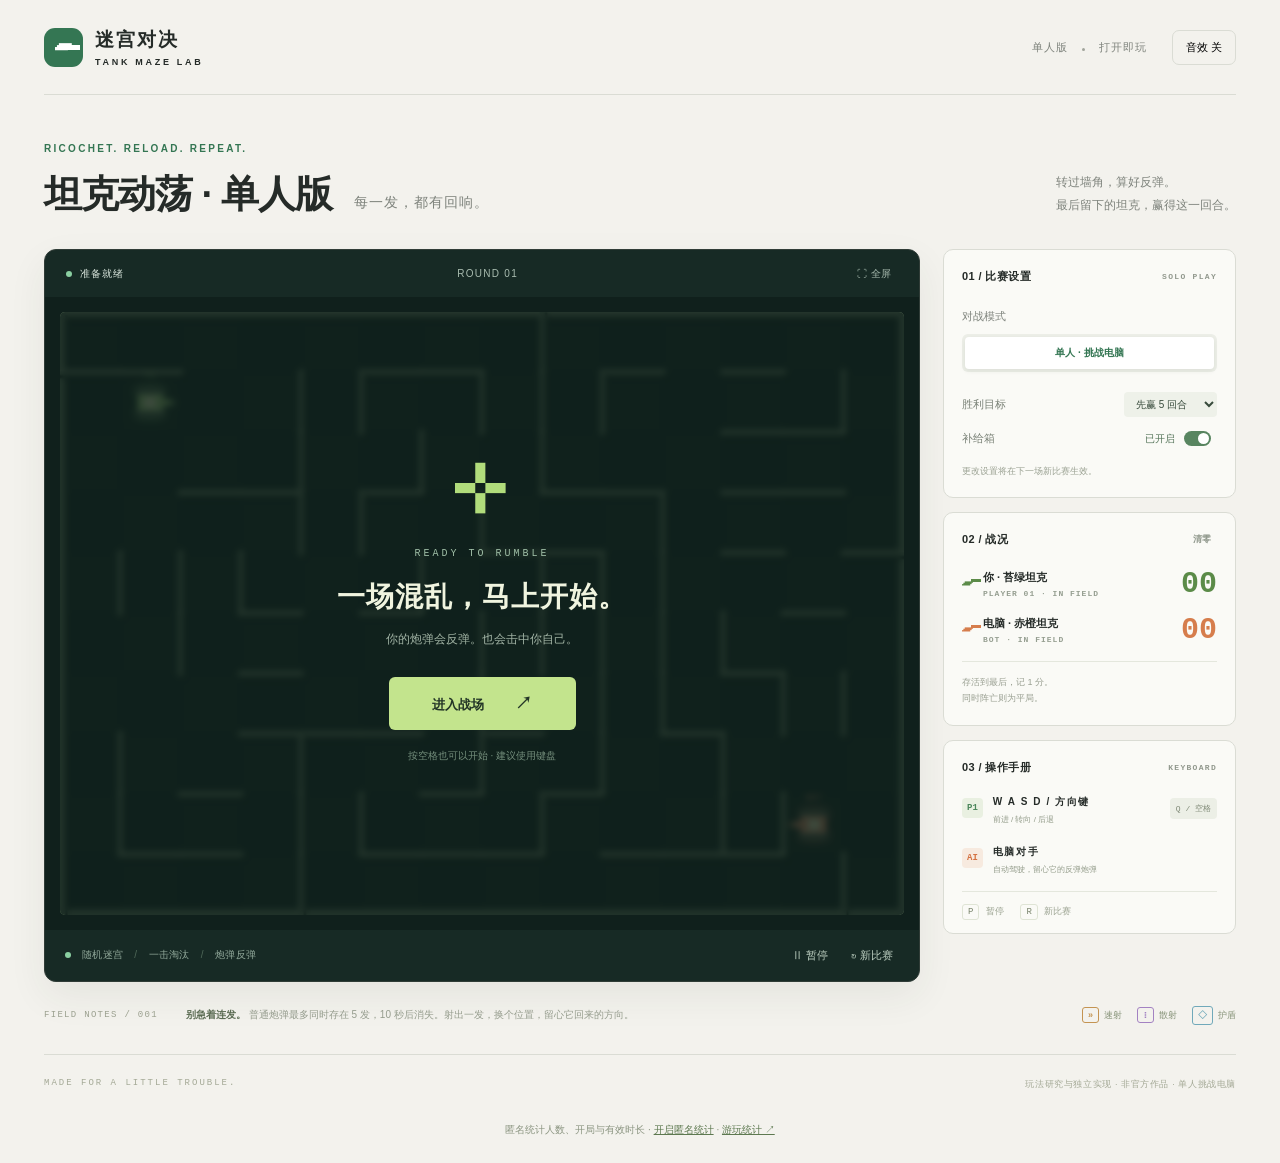
<file: index.html>
<!doctype html>
<html lang="zh-CN">
<head>
<meta charset="utf-8"><meta name="viewport" content="width=device-width,initial-scale=1">
<meta name="description" content="坦克动荡单人版：随机迷宫、反弹炮弹，直接在浏览器挑战电脑。">
<title>坦克动荡 · 单人版</title>
<link rel="stylesheet" href="style.css">
</head>
<body>
<div class="shell">
 <header><a class="brand" href="./" aria-label="迷宫对决首页"><span class="brand-mark">▰</span><span>迷宫对决<small>TANK MAZE LAB</small></span></a><span class="edition">单人版 <i></i> 打开即玩</span><button id="sound" class="icon-btn" aria-label="开启音效" title="开启音效">音效 关</button></header>
 <main>
  <div class="intro"><div><span class="eyebrow">RICOCHET. RELOAD. REPEAT.</span><h1>坦克动荡 · 单人版<span>每一发，都有回响。</span></h1></div><p>转过墙角，算好反弹。<br>最后留下的坦克，赢得这一回合。</p></div>
  <div class="layout">
   <section class="arena-panel" aria-label="游戏区域">
    <div class="arena-top"><span><i class="live-dot"></i><b id="status">准备就绪</b></span><span id="round-label">ROUND 01</span><button id="fullscreen" aria-label="全屏游戏">⛶ 全屏</button></div>
    <div class="arena-wrap" id="arena-wrap"><canvas id="game" width="784" height="560" tabindex="0" aria-label="坦克迷宫，使用键盘控制"></canvas><div class="veil" id="overlay"><div class="overlay-inner"><div class="crosshair">✛</div><span id="overlay-kicker">READY TO RUMBLE</span><h2 id="overlay-title">一场混乱，马上开始。</h2><p id="overlay-desc">你的炮弹会反弹。也会击中你自己。</p><button class="primary" id="start">进入战场 <span>↗</span></button><small id="overlay-note">按空格也可以开始 · 建议使用键盘</small></div></div><div id="toast" role="status" aria-live="polite"></div></div>
    <div class="arena-bottom"><span><i class="green-dot"></i> 随机迷宫 <em> / </em> 一击淘汰 <em> / </em> 炮弹反弹</span><div><button id="pause">Ⅱ 暂停</button><button id="restart">↻ 新比赛</button></div></div>
   </section>
   <aside>
    <section class="card setup"><div class="section-title"><span>01 / 比赛设置</span><span class="tiny">SOLO PLAY</span></div><label for="mode">对战模式</label><div class="mode-switch"><button data-mode="solo" class="active">单人 · 挑战电脑</button></div><select id="mode" hidden aria-label="对战模式"><option value="solo">人机对战</option></select><div class="setting-row"><label for="goal">胜利目标</label><select id="goal"><option value="5">先赢 5 回合</option><option value="7">先赢 7 回合</option><option value="10">先赢 10 回合</option></select></div><div class="setting-row"><label for="pickups">补给箱</label><button id="pickups" class="toggle" aria-pressed="true">已开启 <span></span></button></div><p class="settings-note">更改设置将在下一场新比赛生效。</p></section>
    <section class="card scoreboard"><div class="section-title"><span>02 / 战况</span><button id="reset-score" title="开始新比赛">清零</button></div><div id="scores"></div><div class="score-note">存活到最后，记 1 分。<br>同时阵亡则为平局。</div></section>
    <section class="card controls"><div class="section-title"><span>03 / 操作手册</span><span class="tiny">KEYBOARD</span></div><div class="control-row"><span class="player-label p1">P1</span><div><b>W A S D / 方向键</b><small>前进 / 转向 / 后退</small></div><kbd>Q / 空格</kbd></div><div class="control-row"><span class="player-label p2">AI</span><div><b>电脑对手</b><small>自动驾驶，留心它的反弹炮弹</small></div></div><div class="shortcut"><kbd>P</kbd> 暂停 <kbd>R</kbd> 新比赛</div></section>
   </aside>
  </div>
  <div class="touch-controls" aria-label="触屏控制"><button data-key="KeyA">↶</button><button data-key="KeyW">↑</button><button data-key="KeyS">↓</button><button data-key="KeyD">↷</button><button data-key="Space" class="touch-fire">开火</button></div>
  <section class="tips"><span class="tip-index">FIELD NOTES / 001</span><p><b>别急着连发。</b> 普通炮弹最多同时存在 5 发，10 秒后消失。射出一发，换个位置，留心它回来的方向。</p><div class="supply-legend"><span><i class="rapid">»</i>速射</span><span><i class="spread">⋮</i>散射</span><span><i class="shield">◇</i>护盾</span></div></section>
 </main>
 <footer><span>MADE FOR A LITTLE TROUBLE.</span><span>玩法研究与独立实现 · 非官方作品 · 单人挑战电脑</span></footer><div class="analytics-note">匿名统计人数、开局与有效时长 · <button id="stats-toggle" type="button">关闭匿名统计</button> · <a href="stats.html" target="_blank" rel="noopener">游玩统计 ↗</a></div>
</div>

<script src="analytics.js"></script><script src="engine.js"></script><script src="game.js"></script>
</body></html>
</file>
<file: style.css>
:root{--bg:#f3f2ed;--ink:#252b28;--muted:#7e837c;--line:#dadcd4;--green:#347653;--orange:#e77942}*{box-sizing:border-box}body{margin:0;background:var(--bg);color:var(--ink);font-family:Inter,"Segoe UI","Microsoft YaHei",sans-serif}button,select{font:inherit}button{cursor:pointer}button:focus-visible,select:focus-visible,a:focus-visible{outline:3px solid #e77942;outline-offset:4px}button{transition:background .18s,transform .18s}button:active{transform:translateY(1px)}.shell{max-width:1420px;margin:auto;padding:0 44px}header{height:95px;display:flex;align-items:center;border-bottom:1px solid var(--line);gap:25px}.brand{color:var(--ink);text-decoration:none;display:flex;gap:12px;align-items:center;font-size:19px;font-weight:800;letter-spacing:2px}.brand small{display:block;font-size:9px;letter-spacing:2.7px;margin-top:4px;font-weight:600}.brand-mark{display:grid;place-items:center;background:var(--green);color:white;width:39px;height:39px;border-radius:11px;font-size:31px;line-height:1;position:relative}.brand-mark:after{content:"";height:5px;width:17px;background:white;position:absolute;right:3px;top:17px}.edition{margin-left:auto;font-size:11px;letter-spacing:1px;color:var(--muted)}.edition i{display:inline-block;width:3px;height:3px;border-radius:50%;background:#a1a49b;margin:0 10px}.icon-btn{border:1px solid var(--line);background:transparent;border-radius:7px;padding:9px 13px;font-size:11px}.intro{display:flex;justify-content:space-between;align-items:end;padding:43px 0 29px}.eyebrow{font-size:10px;font-weight:700;color:var(--green);letter-spacing:2.3px}h1{font-size:38px;letter-spacing:-1px;margin:13px 0 0;font-weight:800}h1 span{font-size:14px;letter-spacing:1px;color:var(--muted);font-weight:400;margin-left:22px}.intro p{font-size:12px;line-height:1.9;color:var(--muted);margin:0 0 3px}.layout{display:grid;grid-template-columns:minmax(0,1fr) 293px;gap:23px;align-items:start}.arena-panel{border:1px solid #303c37;border-radius:12px;overflow:hidden;box-shadow:0 14px 38px #26382b12;background:#172a25}.arena-top{height:47px;display:flex;align-items:center;justify-content:space-between;padding:0 21px;color:#a9bcb0;font-size:10px;letter-spacing:1.3px}.arena-top b{font-weight:500;letter-spacing:1px;color:#dce8df}.arena-top button{font-size:10px;letter-spacing:.5px;border:0;background:none;color:#a9bcb0}.live-dot,.green-dot{display:inline-block;width:6px;height:6px;background:#8acfa1;border-radius:50%;margin-right:8px}.arena-wrap{position:relative;background:#10201c;padding:15px}canvas{display:block;width:100%;height:auto;aspect-ratio:1.4;outline:none;border-radius:5px;background:#10201c}.arena-bottom{display:flex;align-items:center;justify-content:space-between;height:51px;padding:0 20px;color:#91a89a;font-size:10px;letter-spacing:.3px}.arena-bottom em{color:#50695a;font-style:normal;margin:0 8px}.arena-bottom button{color:#bdcfc1;border:0;background:none;margin-left:11px;font-size:11px}.veil{position:absolute;inset:15px;display:grid;place-items:center;background:#10201ccc;backdrop-filter:blur(3px);border-radius:5px;text-align:center;color:#f0f4df}.veil[hidden]{display:none}.overlay-inner{padding:30px 18px}.crosshair{color:#b1dc7b;font-size:54px;line-height:1;margin-bottom:24px}.overlay-inner>span{font-family:monospace;font-size:10px;letter-spacing:3px;color:#a0bfa7}.overlay-inner h2{font-size:28px;font-weight:600;margin:18px 0 13px;letter-spacing:1px}.overlay-inner p{font-size:12px;color:#a2b4a5;line-height:1.8;margin:0 0 27px}.primary{display:block;margin:0 auto;border:0;border-radius:6px;background:#c3e48d;color:#233527;padding:15px 25px;font-size:13px;font-weight:700;min-width:187px}.primary:hover{background:#d8eeac}.primary span{padding-left:28px;font-size:17px}.overlay-inner small{display:block;color:#758f7d;font-size:10px;margin-top:19px}.card{border:1px solid var(--line);border-radius:10px;padding:19px 18px;background:#fafaf6;margin-bottom:14px}.section-title{display:flex;justify-content:space-between;align-items:center;font-size:11px;font-weight:700;margin-bottom:22px;letter-spacing:.4px}.tiny{color:#91988d;font-family:monospace;font-size:8px;letter-spacing:1.3px}.setup>label{font-size:11px;color:var(--muted)}.mode-switch{display:flex;background:#eceee7;border-radius:6px;padding:3px;margin-top:10px;margin-bottom:20px;gap:1px}.mode-switch button{flex:1;padding:9px 2px;border:0;background:none;color:#838a7e;font-size:10px;white-space:nowrap;border-radius:4px}.mode-switch .active{background:#fff;color:var(--green);box-shadow:0 2px 5px #20301513;font-weight:700}.setting-row{display:flex;justify-content:space-between;align-items:center;margin:13px 0;font-size:11px}.setting-row label{color:#777f74}.setting-row select{border:0;color:#384b3c;background:#eef1e9;padding:6px 8px;border-radius:4px;font-size:10px}.toggle{border:0;background:none;color:#547459;font-size:10px;display:flex;align-items:center;gap:9px}.toggle span{display:inline-block;width:27px;height:15px;background:#588560;border-radius:10px;position:relative}.toggle span:after{content:"";position:absolute;width:11px;height:11px;background:white;border-radius:50%;right:2px;top:2px}.toggle[aria-pressed=false] span{background:#a8aea3}.toggle[aria-pressed=false] span:after{left:2px;right:auto}.settings-note{font-size:9px;color:#9ba293;margin:18px 0 0}.section-title button{font-size:9px;color:#91998d;background:none;border:0}.score-line{display:flex;align-items:center;margin:16px 0;gap:10px}.score-line .mini-tank{color:var(--player);font-size:22px;position:relative;line-height:1}.mini-tank:after{content:"";display:inline-block;position:absolute;width:10px;height:3px;background:var(--player);top:6px;left:9px}.score-line .name{font-size:11px;font-weight:600}.score-line small{display:block;margin-top:4px;font-size:8px;font-family:monospace;letter-spacing:1px;color:#959e90}.score-line strong{margin-left:auto;font:600 30px/1 monospace;color:var(--player)}.score-line.dead{opacity:.45}.score-note{border-top:1px solid #e4e7dd;padding-top:12px;margin-top:16px;line-height:1.8;color:#999f91;font-size:9px}.controls{padding-bottom:15px}.controls .section-title{margin-bottom:16px}.control-row{display:flex;gap:10px;align-items:center;margin:16px 0}.control-row[hidden]{display:none}.player-label{font:700 9px monospace;padding:5px;border-radius:4px}.p1{color:#4b865b;background:#e9f0e1}.p2{color:#d47242;background:#f7eadf}.p3{color:#5a80bb;background:#e6ecf5}.control-row b{font-size:10px;letter-spacing:1.6px}.control-row small{display:block;font-size:8px;color:#929b89;margin-top:5px}.control-row>kbd{margin-left:auto;white-space:nowrap;font-size:8px;background:#ecefe6;padding:5px 6px;border-radius:4px;color:#7e8875}.shortcut{border-top:1px solid #e4e7dd;padding-top:13px;color:#99a18f;font-size:9px}.shortcut kbd{margin-right:4px;border:1px solid #dfe4d5;border-radius:3px;padding:2px 5px;color:#78836b}.shortcut kbd+ kbd{margin-left:14px}.tips{display:flex;align-items:center;gap:28px;padding:24px 0 29px}.tip-index{font-size:9px;letter-spacing:1.3px;font-family:monospace;white-space:nowrap;color:#9ba08f}.tips p{font-size:10px;line-height:1.8;color:#959c8d;max-width:650px;margin:0}.tips b{color:#5a6b52;font-weight:600}.supply-legend{display:flex;gap:15px;white-space:nowrap;margin-left:auto;font-size:9px;color:#859277}.supply-legend span{display:flex;align-items:center;gap:5px}.supply-legend i{font-style:normal;font-weight:bold;border:1px solid;padding:2px 5px;border-radius:3px}.rapid{color:#c49452}.spread{color:#a382c2}.shield{color:#70a9ba}footer{border-top:1px solid var(--line);padding:23px 0 30px;display:flex;justify-content:space-between;font-size:9px;color:#a4a996;letter-spacing:.6px}footer span:first-child{font-family:monospace;font-size:9px;letter-spacing:2px}#toast{position:absolute;bottom:32px;left:50%;transform:translateX(-50%);background:#1a342ceb;color:#e0ebc9;padding:9px 17px;border:1px solid #4e7457;border-radius:5px;font-size:11px;opacity:0;transition:opacity .2s;pointer-events:none;white-space:nowrap}#toast.show{opacity:1}.touch-controls{display:none}.arena-panel:fullscreen{display:flex;flex-direction:column;background:#10201c;justify-content:center}.arena-panel:fullscreen .arena-wrap{max-height:88vh;align-self:center;width:min(95vw,116vh)}.arena-panel:fullscreen .arena-top,.arena-panel:fullscreen .arena-bottom{width:100%}@media(min-width:1500px){.shell{padding:0 40px}.layout{grid-template-columns:minmax(0,1fr) 315px}.card{padding:23px}.arena-wrap{padding:19px}.veil{inset:19px}}@media(max-width:1100px){.shell{padding:0 24px}.layout{grid-template-columns:minmax(0,1fr) 250px;gap:16px}.card{padding:16px 13px}h1{font-size:32px}h1 span{display:block;font-size:12px;margin:10px 0 0}.intro p{font-size:10px}.supply-legend{gap:9px}.tips{gap:16px}.arena-bottom>span{font-size:8px}.arena-bottom{padding:0 12px}.control-row{gap:6px}}@media(max-width:800px){header{height:75px}.shell{padding:0 16px}.layout{grid-template-columns:1fr}.intro{padding:28px 0 23px}.intro p{display:none}h1{font-size:30px}h1 span{display:inline;font-size:11px;margin-left:15px}.edition{font-size:9px}.brand{font-size:16px}.layout aside{display:grid;grid-template-columns:1fr 1fr;gap:12px}.card{margin:0}.controls{grid-column:1/-1}.controls .control-row{display:inline-flex;width:46%;margin-right:2%}.tips{align-items:start;flex-wrap:wrap;padding:22px 0}.tips p{flex:1}.supply-legend{width:100%;justify-content:end}footer{gap:15px;line-height:1.8}.overlay-inner h2{font-size:23px}.arena-wrap{padding:10px}.veil{inset:10px}.arena-top{height:40px}.arena-bottom{height:43px}}@media(max-width:470px){h1 span{display:block;margin:9px 0 0}.edition{display:none}.icon-btn{margin-left:auto}.arena-bottom>span{font-size:7px;letter-spacing:0}.arena-bottom em{margin:0 3px}.arena-bottom button{font-size:9px;margin-left:5px}.overlay-inner{padding:15px}.crosshair{font-size:32px;margin-bottom:15px}.overlay-inner h2{font-size:19px;margin:13px 0 8px}.overlay-inner p{font-size:10px;margin-bottom:18px}.primary{padding:12px 18px}.overlay-inner small{font-size:8px;margin-top:12px}.layout aside{gap:8px}.card{padding:14px 11px}.section-title{font-size:10px}.tiny{display:none}.mode-switch button{font-size:9px}.setting-row select{font-size:9px}.settings-note{font-size:8px}.controls .control-row{display:flex;width:100%}.touch-controls{display:flex;gap:8px;margin:14px 0 20px}.touch-controls button{touch-action:none;border:1px solid var(--line);background:#fafaf6;border-radius:7px;flex:1;height:45px;color:var(--green);font-size:20px}.touch-controls .touch-fire{font-size:12px;background:var(--green);color:#fff;flex:1.5}.tip-index{width:100%}footer{flex-direction:column}}@media(pointer:coarse){.touch-controls{display:flex;gap:8px;margin:14px 0 20px}.touch-controls button{touch-action:none;border:1px solid var(--line);background:#fafaf6;border-radius:7px;flex:1;height:45px;color:var(--green);font-size:20px}.touch-controls .touch-fire{font-size:12px;background:var(--green);color:#fff;flex:1.5}}

.lan-button{width:100%;border:1px solid #bacab1;border-radius:5px;color:#4b754d;background:#edf3e5;padding:9px;font-size:10px;margin:-8px 0 10px}.lan-button:hover{background:#dceaca}dialog{border:1px solid #ccd5c5;border-radius:14px;background:#f9faf4;color:#33442f;width:min(470px,calc(100vw - 28px));padding:28px;box-shadow:0 25px 100px #13251944}dialog::backdrop{background:#13291f88;backdrop-filter:blur(3px)}.lan-dialog-head{display:flex;justify-content:space-between;align-items:center}.lan-dialog-head h2{font-size:23px;margin:13px 0 0}.lan-dialog-head button{border:0;background:transparent;color:#7d8d71;font-size:26px;align-self:start}.lan-intro{font-size:12px;line-height:1.9;color:#809174;margin:22px 0}#lan-addresses{background:#ecf1e5;border-radius:7px;padding:10px 13px;margin-bottom:20px;font-size:11px}#lan-addresses:empty{display:none}#lan-addresses p{margin:3px 0 8px;color:#7c906f}#lan-addresses a{display:block;color:#397143;font-family:monospace;font-size:13px;margin:7px 0;overflow-wrap:anywhere}#lan-create{width:100%;margin:0;background:#487b4e;color:white}.join-row{display:flex;gap:10px;margin:14px 0}.join-row input{min-width:0;flex:1;border:1px solid #cfdbc2;border-radius:5px;padding:12px;background:#fff;font-size:12px;letter-spacing:1px}.join-row button,#lan-leave{border:1px solid #aebb9f;border-radius:5px;padding:10px 16px;background:#eaf1df;color:#517548;font-size:12px}#lan-current p{font-size:12px;line-height:1.8}#lan-room-code{display:block;font:700 36px monospace;letter-spacing:5px;color:#4e7a45;margin:10px 0}#lan-message{color:#bc8251;line-height:1.8;font-size:11px;margin:14px 0}.lan-help{color:#9aa78d;font-size:10px;line-height:1.9;border-top:1px solid #e0e7d6;padding-top:15px;margin-bottom:0}button:disabled,select:disabled{cursor:default;opacity:.5}.lan-local-controls{font-size:11px;color:#768d67;line-height:2}.lan-local-controls b{color:#507640}

[hidden]{display:none!important}
.analytics-note{color:#8b9581;font-size:10px;line-height:1.8;text-align:center;padding:0 15px 24px}.analytics-note a,.analytics-note button{font:inherit;color:#5d7950;text-decoration:underline;cursor:pointer}.analytics-note button{background:none;border:0;padding:0}.analytics-note button:disabled{color:#969d90;cursor:default}
</file>
